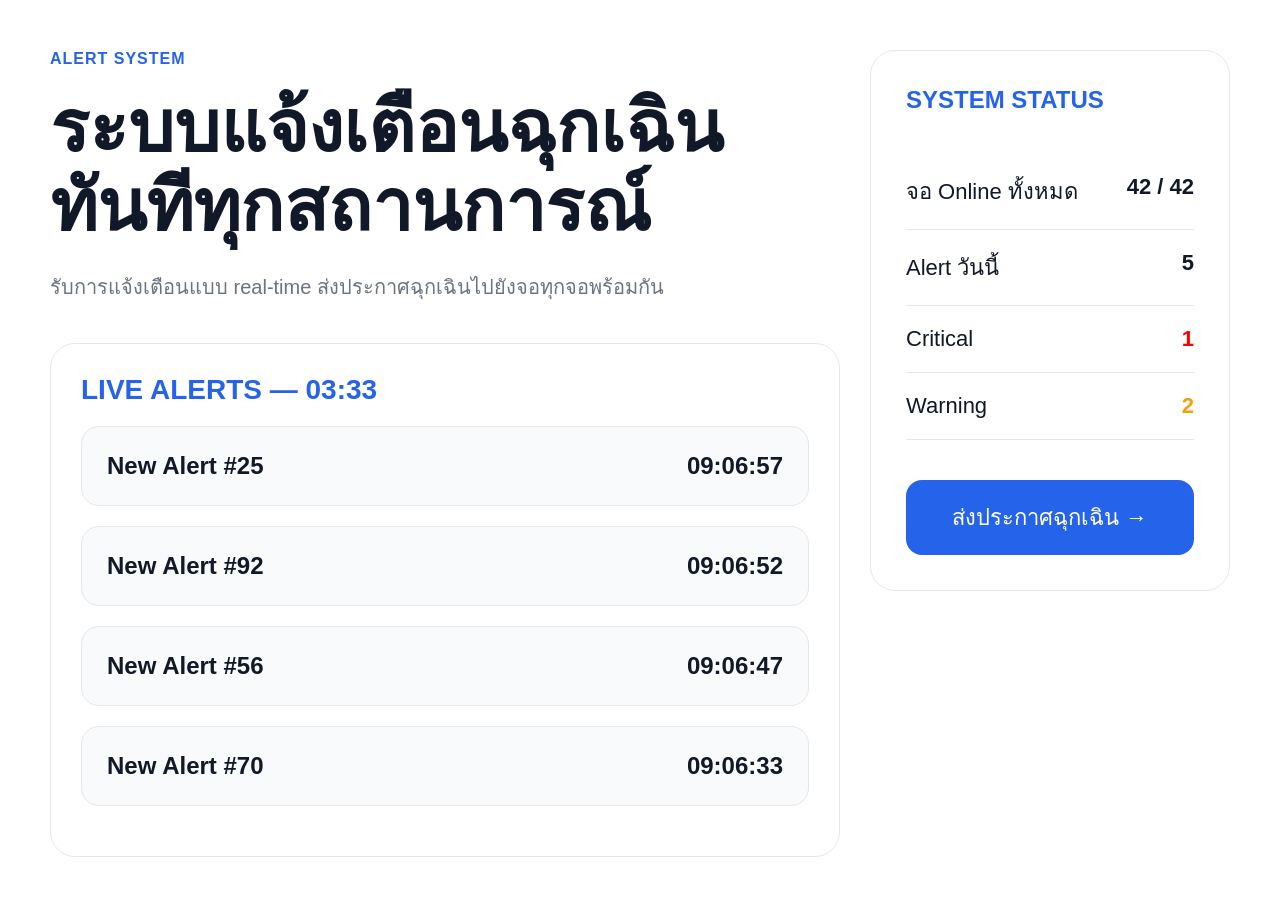
<file: index.html>
<!-- index.html -->
<!DOCTYPE html>
<html lang="th">
<head>
  <meta charset="UTF-8" />
  <meta name="viewport" content="width=device-width, initial-scale=1.0"/>
  <title>Alert System</title>

  <link rel="stylesheet" href="style.css">
</head>
<body>

  <div class="container">

    <!-- LEFT -->
    <div class="left">

      <p class="label">ALERT SYSTEM</p>

      <h1>
        ระบบแจ้งเตือนฉุกเฉิน <br>
        ทันทีทุกสถานการณ์
      </h1>

      <p class="subtitle">
        รับการแจ้งเตือนแบบ real-time ส่งประกาศฉุกเฉินไปยังจอทุกจอพร้อมกัน
      </p>

      <div class="alert-card">

        <div class="alert-header">
          <span>LIVE ALERTS — <span id="clock"></span></span>
        </div>

        <div id="alertList">

          <div class="alert-item">
            <span>New Alert #25</span>
            <span>09:06:57</span>
          </div>

          <div class="alert-item">
            <span>New Alert #92</span>
            <span>09:06:52</span>
          </div>

          <div class="alert-item">
            <span>New Alert #56</span>
            <span>09:06:47</span>
          </div>

          <div class="alert-item">
            <span>New Alert #70</span>
            <span>09:06:33</span>
          </div>

        </div>

      </div>

    </div>

    <!-- RIGHT -->
    <div class="right">

      <h2>SYSTEM STATUS</h2>

      <div class="status-item">
        <span>จอ Online ทั้งหมด</span>
        <strong>42 / 42</strong>
      </div>

      <div class="status-item">
        <span>Alert วันนี้</span>
        <strong>5</strong>
      </div>

      <div class="status-item">
        <span>Critical</span>
        <strong class="red">1</strong>
      </div>

      <div class="status-item">
        <span>Warning</span>
        <strong class="yellow">2</strong>
      </div>

      <button onclick="sendEmergency()">
        ส่งประกาศฉุกเฉิน →
      </button>

    </div>

  </div>

  <script src="script.js"></script>

</body>
</html>
</file>
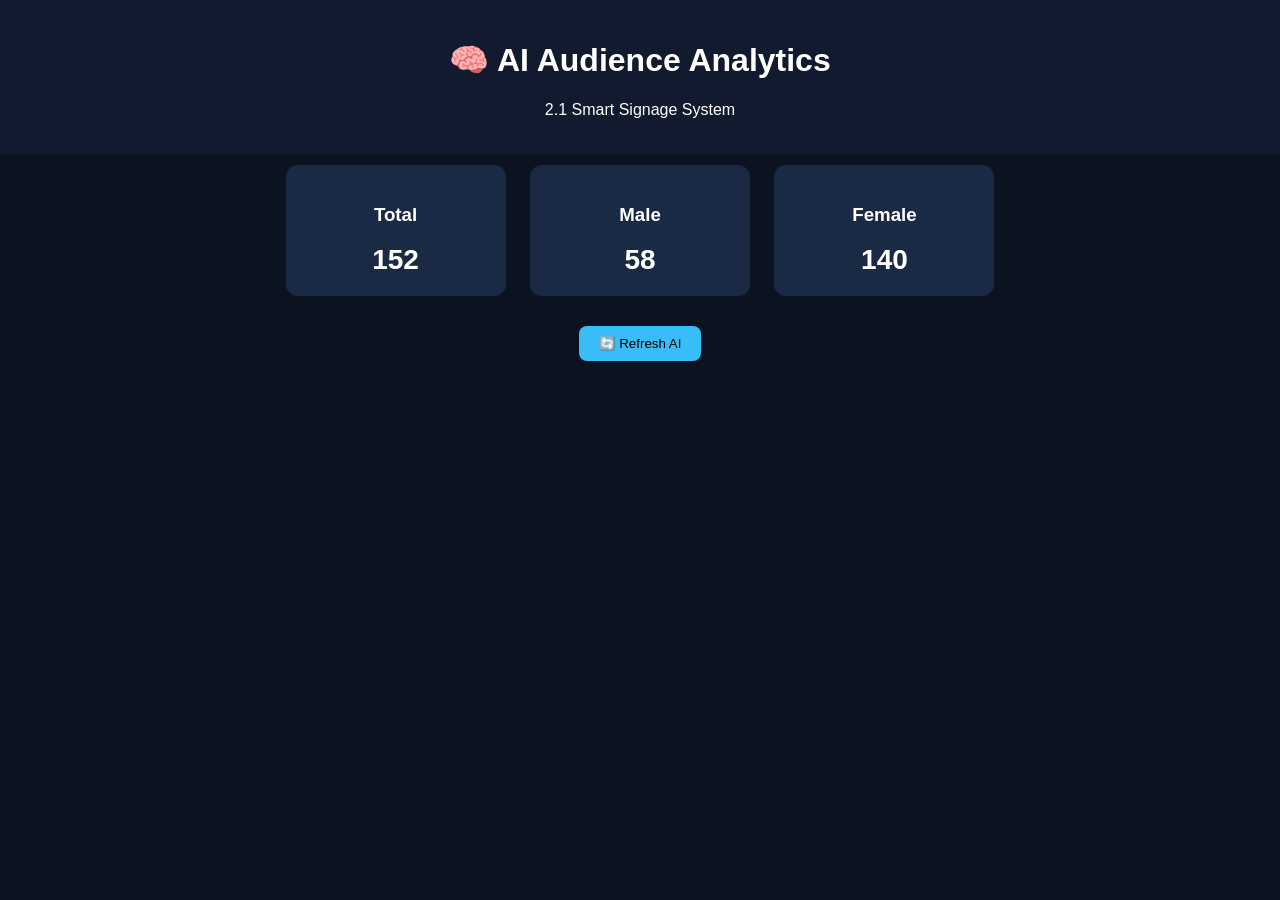
<file: analytics.html>
<!DOCTYPE html>
<html lang="en">
<head>
<meta charset="UTF-8">
<title>AI Audience Analytics</title>

<style>
body {
  margin: 0;
  font-family: Arial;
  background: #0b1220;
  color: white;
  text-align: center;
}

header {
  padding: 20px;
  background: #111a2e;
}

.box {
  display: inline-block;
  background: #1b2a44;
  padding: 20px;
  margin: 10px;
  border-radius: 12px;
  width: 180px;
}

.big {
  font-size: 28px;
  font-weight: bold;
}

button {
  margin-top: 20px;
  padding: 10px 20px;
  background: #38bdf8;
  border: none;
  border-radius: 8px;
}
</style>
</head>

<body>

<header>
<h1>🧠 AI Audience Analytics</h1>
<p>2.1 Smart Signage System</p>
</header>

<div class="box">
<h3>Total</h3>
<div id="total" class="big">0</div>
</div>

<div class="box">
<h3>Male</h3>
<div id="male" class="big">0</div>
</div>

<div class="box">
<h3>Female</h3>
<div id="female" class="big">0</div>
</div>

<br>

<button onclick="update()">🔄 Refresh AI</button>

<script>
function getData() {
  return {
    total: Math.floor(Math.random()*300),
    male: Math.floor(Math.random()*150),
    female: Math.floor(Math.random()*150),
  };
}

function update() {
  const d = getData();
  document.getElementById("total").innerText = d.total;
  document.getElementById("male").innerText = d.male;
  document.getElementById("female").innerText = d.female;
}

update();
setInterval(update, 4000);
</script>

</body>
</html>
</file>
<file: style.css>
/* style.css */

*{
  margin:0;
  padding:0;
  box-sizing:border-box;
}

body{
  font-family: Arial, sans-serif;
  background:#ffffff;
  color:#111827;
}

.container{
  display:flex;
  gap:30px;
  padding:50px;
}

/* LEFT */
.left{
  flex:1;
}

.label{
  color:#2563eb;
  font-weight:bold;
  margin-bottom:20px;
  letter-spacing:1px;
}

h1{
  font-size:72px;
  line-height:1.1;
  margin-bottom:25px;
}

.subtitle{
  color:#6b7280;
  margin-bottom:40px;
  font-size:20px;
}

.alert-card{
  border:1px solid #e5e7eb;
  border-radius:25px;
  padding:30px;
  background:#ffffff;
}

.alert-header{
  color:#2563eb;
  font-weight:bold;
  margin-bottom:20px;
  font-size:28px;
}

.alert-item{
  display:flex;
  justify-content:space-between;
  align-items:center;

  padding:25px;
  margin-bottom:20px;

  border:1px solid #e5e7eb;
  border-radius:18px;

  font-size:24px;
  font-weight:bold;

  background:#f9fafb;
}

/* RIGHT */
.right{
  width:360px;

  border:1px solid #e5e7eb;
  border-radius:25px;

  padding:35px;
  height:fit-content;
}

.right h2{
  color:#2563eb;
  margin-bottom:40px;
}

.status-item{
  display:flex;
  justify-content:space-between;

  padding:20px 0;
  border-bottom:1px solid #e5e7eb;

  font-size:22px;
}

.red{
  color:red;
}

.yellow{
  color:#f59e0b;
}

button{
  width:100%;
  margin-top:40px;

  padding:20px;
  border:none;
  border-radius:16px;

  background:#2563eb;
  color:white;

  font-size:22px;
  cursor:pointer;
  transition:0.3s;
}

button:hover{
  background:#1d4ed8;
}
</file>
